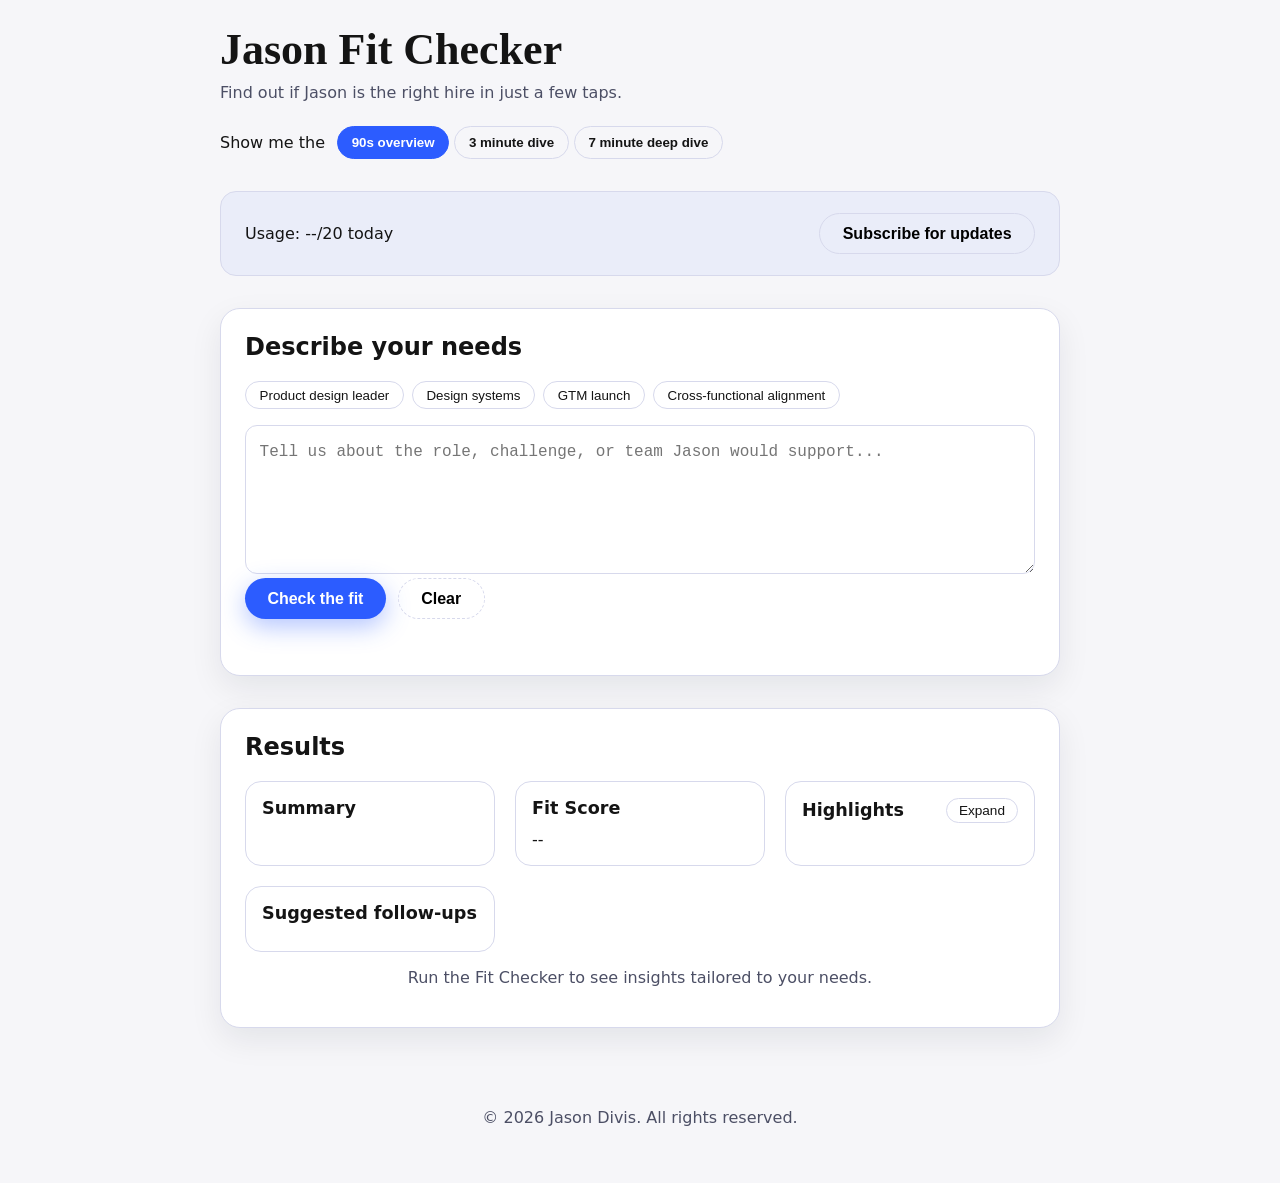
<file: frontend/index.html>
<!DOCTYPE html>
<html lang="en">
  <head>
    <meta charset="utf-8" />
    <meta name="viewport" content="width=device-width, initial-scale=1" />
    <meta
      http-equiv="Content-Security-Policy"
      content="default-src 'self'; connect-src 'self' https://jdivis.github.io; script-src 'self' https://challenges.cloudflare.com; style-src 'self'; img-src 'self' data:; font-src 'self'; frame-src https://challenges.cloudflare.com; base-uri 'self'; form-action 'self';"
    />
    <title>Jason Fit Checker</title>
    <link rel="manifest" href="manifest.webmanifest" />
    <link rel="stylesheet" href="styles.css" />
    <link rel="icon" href="../favicon.ico" />
    <script
  src="https://challenges.cloudflare.com/turnstile/v0/api.js?render=explicit"
  defer
></script>
  </head>
  <body>
    <header class="site-header">
      <div class="branding">
        <h1>Jason Fit Checker</h1>
        <p class="tagline">Find out if Jason is the right hire in just a few taps.</p>
      </div>
      <nav class="mode-switch" aria-label="Viewing mode">
        <span id="mode-label">Show me the</span>
        <div role="tablist" aria-labelledby="mode-label">
          <button role="tab" aria-selected="true" data-mode="90s">90s overview</button>
          <button role="tab" aria-selected="false" data-mode="3m">3 minute dive</button>
          <button role="tab" aria-selected="false" data-mode="7m">7 minute deep dive</button>
        </div>
      </nav>
    </header>

    <main>
      <section class="usage" aria-live="polite">
        <p id="usage-meter">Usage: --/20 today</p>
        <button id="subscribe-button" type="button" class="secondary">Subscribe for updates</button>
      </section>

      <section class="fit-checker">
        <h2>Describe your needs</h2>
        <div class="chip-row" role="list" aria-label="Quick prompts">
          <button role="listitem" type="button" class="chip" data-prompt="Need a product design leader">Product design leader</button>
          <button role="listitem" type="button" class="chip" data-prompt="Scaling design systems for enterprise">Design systems</button>
          <button role="listitem" type="button" class="chip" data-prompt="Launching a GTM campaign">GTM launch</button>
          <button role="listitem" type="button" class="chip" data-prompt="Driving cross-functional alignment">Cross-functional alignment</button>
        </div>
        <form id="fit-form" novalidate>
          <label for="fit-text" class="sr-only">Fit Checker prompt</label>
          <textarea
            id="fit-text"
            name="prompt"
            rows="5"
            maxlength="1000"
            placeholder="Tell us about the role, challenge, or team Jason would support..."
            required
          ></textarea>
          <div id="turnstile-container"></div>
          <div class="form-actions">
            <button type="submit" class="primary">Check the fit</button>
            <button type="button" id="clear-button" class="ghost">Clear</button>
          </div>
          <p id="form-feedback" class="feedback" role="status" aria-live="polite"></p>
        </form>
      </section>

      <section class="results" aria-live="polite" aria-busy="false">
        <h2>Results</h2>
        <div id="results-container" class="result-grid" hidden>
          <article class="card" data-section="summary">
            <h3>Summary</h3>
            <p class="card-body" id="summary-text">&nbsp;</p>
          </article>
          <article class="card" data-section="fitScore">
            <h3>Fit Score</h3>
            <p class="card-body" id="score-text">--</p>
          </article>
          <article class="card" data-section="keyReasons">
            <h3>
              Highlights
              <button type="button" class="accordion-toggle" aria-expanded="false" aria-controls="reasons-list">Expand</button>
            </h3>
            <ul id="reasons-list" class="card-body collapsible" hidden></ul>
          </article>
          <article class="card" data-section="suggestedFollowUps">
            <h3>Suggested follow-ups</h3>
            <ul id="followups-list" class="card-body"></ul>
          </article>
        </div>
        <div id="empty-state" class="empty-state">
          <p>Run the Fit Checker to see insights tailored to your needs.</p>
        </div>
        <div id="quota-state" class="quota-state" hidden>
          <p>You&rsquo;ve hit today&rsquo;s limit. Come back tomorrow or stay in the loop.</p>
          <button type="button" id="quota-subscribe" class="primary">Contact &amp; subscribe</button>
        </div>
      </section>
    </main>

    <footer>
      <p>&copy; <span id="year"></span> Jason Divis. All rights reserved.</p>
    </footer>
    <script src="app.js" type="module"></script>
    <script>
      const widgetId = turnstile.render("#turnstile-container", {
        sitekey: "0x4AAAAAAB4-aWg8nFrkxP0g",
        callback: function (token) {
          console.log("Success:", token);
        },
      });
    </script>
  </body>
</html>

</html>
</file>
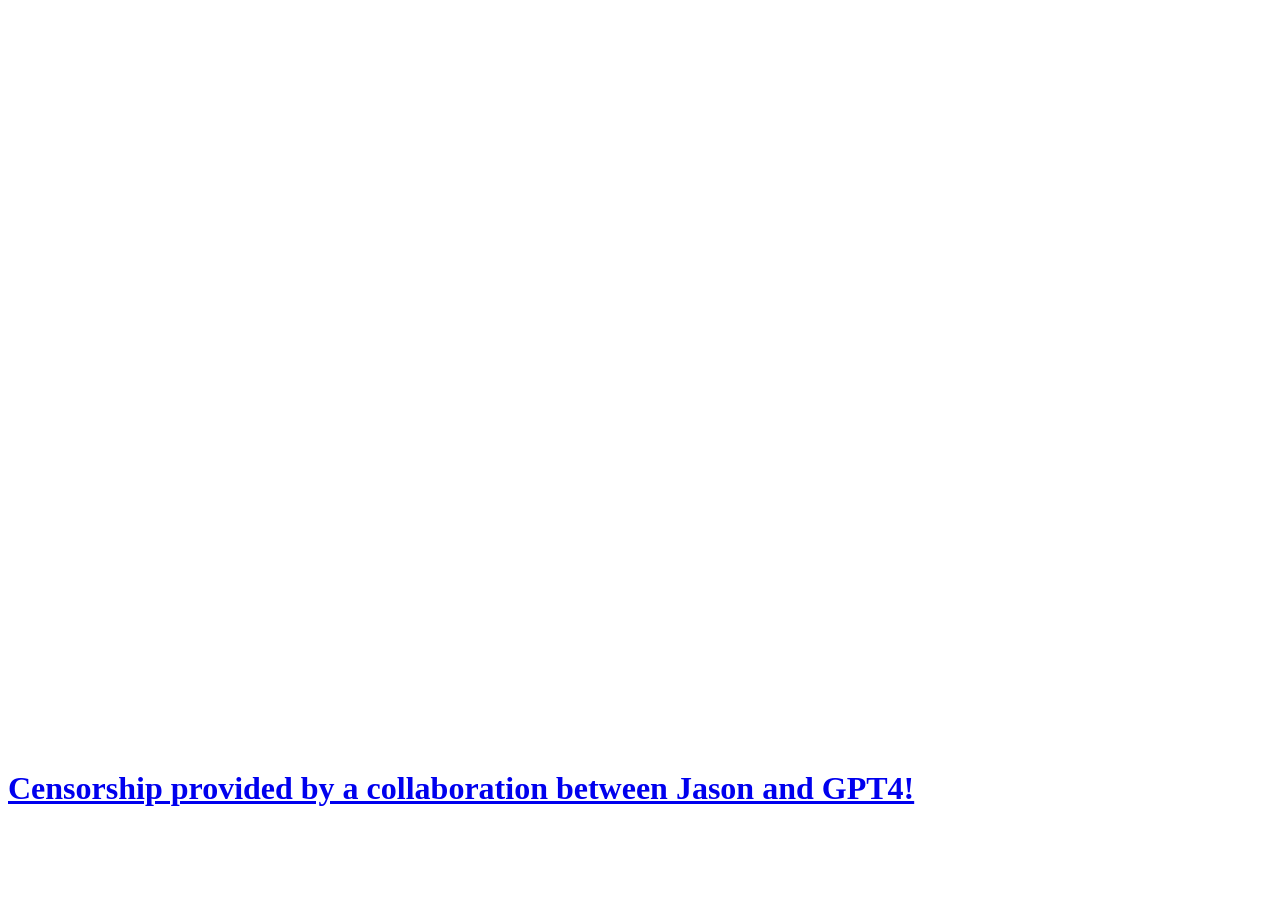
<file: AI-Is-The-Tractor.html>
<!DOCTYPE html>  
<html>  
<head>  
  <style>  
    .video-container {  
      position: relative;  
      padding-bottom: 56.25%;  
      padding-top: 30px;  
      height: 0;  
      overflow: hidden;  
    }  
    .video-container iframe,  
    .video-container object,  
    .video-container embed {  
      position: absolute;  
      top: 0;  
      left: 0;  
      width: 100%;  
      height: 100%;  
    }  
    #blackout1 {  
      position: absolute;  
      background-color: black;  
      width: 9%;  
      height: 5%;  
      top: 75.5%;  
      left: 41.5%;  
      display: none;  
    }
	#blackout2 {  
      position: absolute;  
      background-color: black;  
      width: 15%;  
      height: 5%;  
      top: 70.5%;  
      left: 42%;  
      display: none;  
    }
	#blackout3 {  
      position: absolute;  
      background-color: black;  
      width: 10%;  
      height: 5%;  
      top: 76%;  
      left: 41.5%;  
      display: none;  
    }
  </style>  
  <script src="https://www.youtube.com/iframe_api"></script>  
</head>  
<body>  
  
<div class="video-container">  
  <div id="video"></div>  
  <div id="blackout1" class="blackout"></div>
  <div id="blackout2" class="blackout"></div>  
  <div id="blackout3" class="blackout"></div>
</div>  
  
<audio id="bleep" src="censor-beep-01.mp3" preload="auto"></audio>  
  
<script>  
  // Load the YouTube Player API  
  var player;  
  
  function onYouTubeIframeAPIReady() {  
    player = new YT.Player('video', {  
      height: '315',  
      width: '560',  
      videoId: 'UOMDIukgq2s',  
      events: {  
        'onReady': onPlayerReady  
      }  
    });  
  }  
  
  // Play the video when the player is ready  
  function onPlayerReady(event) {  
    event.target.playVideo();  
    applyCensorship();  
  }  
  
  // Apply censorship to the video (bleep audio and cover part of the video)  
  function applyCensorship() {  
    var blackoutElement1 = document.getElementById('blackout1');
	var blackoutElement2 = document.getElementById('blackout2');
	var blackoutElement3 = document.getElementById('blackout3');	
    var bleepAudio = document.getElementById('bleep');  
  
    var bleepStart1 = 10;  
    var bleepEnd1 = 10.75;  
    var bleepStart2 = 11.75;  
    var bleepEnd2 = 12.25;  
	var bleepStart3 = 21;  
    var bleepEnd3 = 21.25;  
  
    var blackoutStart1 = 9;  
    var blackoutEnd1 = 11.25;

	var blackoutStart2 = 11.75;  
    var blackoutEnd2 = 13;

	var blackoutStart3 = 20.5;  
    var blackoutEnd3 = 21.25;
  
    setInterval(function() {  
      var currentTime = player.getCurrentTime();  
        
      // Play bleep sound  
      if ((currentTime >= bleepStart1 && currentTime <= bleepEnd1) || (currentTime >= bleepStart2 && currentTime <= bleepEnd2)|| (currentTime >= bleepStart3 && currentTime <= bleepEnd3)) {  
        player.mute();  
        bleepAudio.currentTime = 0;  
        bleepAudio.play();  
      } else {  
        player.unMute();  
      }  
        
      // Display black box  
      if (currentTime >= blackoutStart1 && currentTime <= blackoutEnd1) {  
        blackoutElement1.style.display = 'block';  
      } else {  
        blackoutElement1.style.display = 'none';  
      }
	  // Display black box  
      if (currentTime >= blackoutStart2 && currentTime <= blackoutEnd2) {  
        blackoutElement2.style.display = 'block';  
      } else {  
        blackoutElement2.style.display = 'none';  
      }
	  // Display black box  
      if (currentTime >= blackoutStart3 && currentTime <= blackoutEnd3) {  
        blackoutElement3.style.display = 'block';  
      } else {  
        blackoutElement3.style.display = 'none';  
      }
    }, 100);  
  }  
</script>  
<h1><a href="GPT4Chat.txt" target="_blank">Censorship provided by a collaboration between Jason and GPT4!</a></h1>
</body>  
</html>
</file>
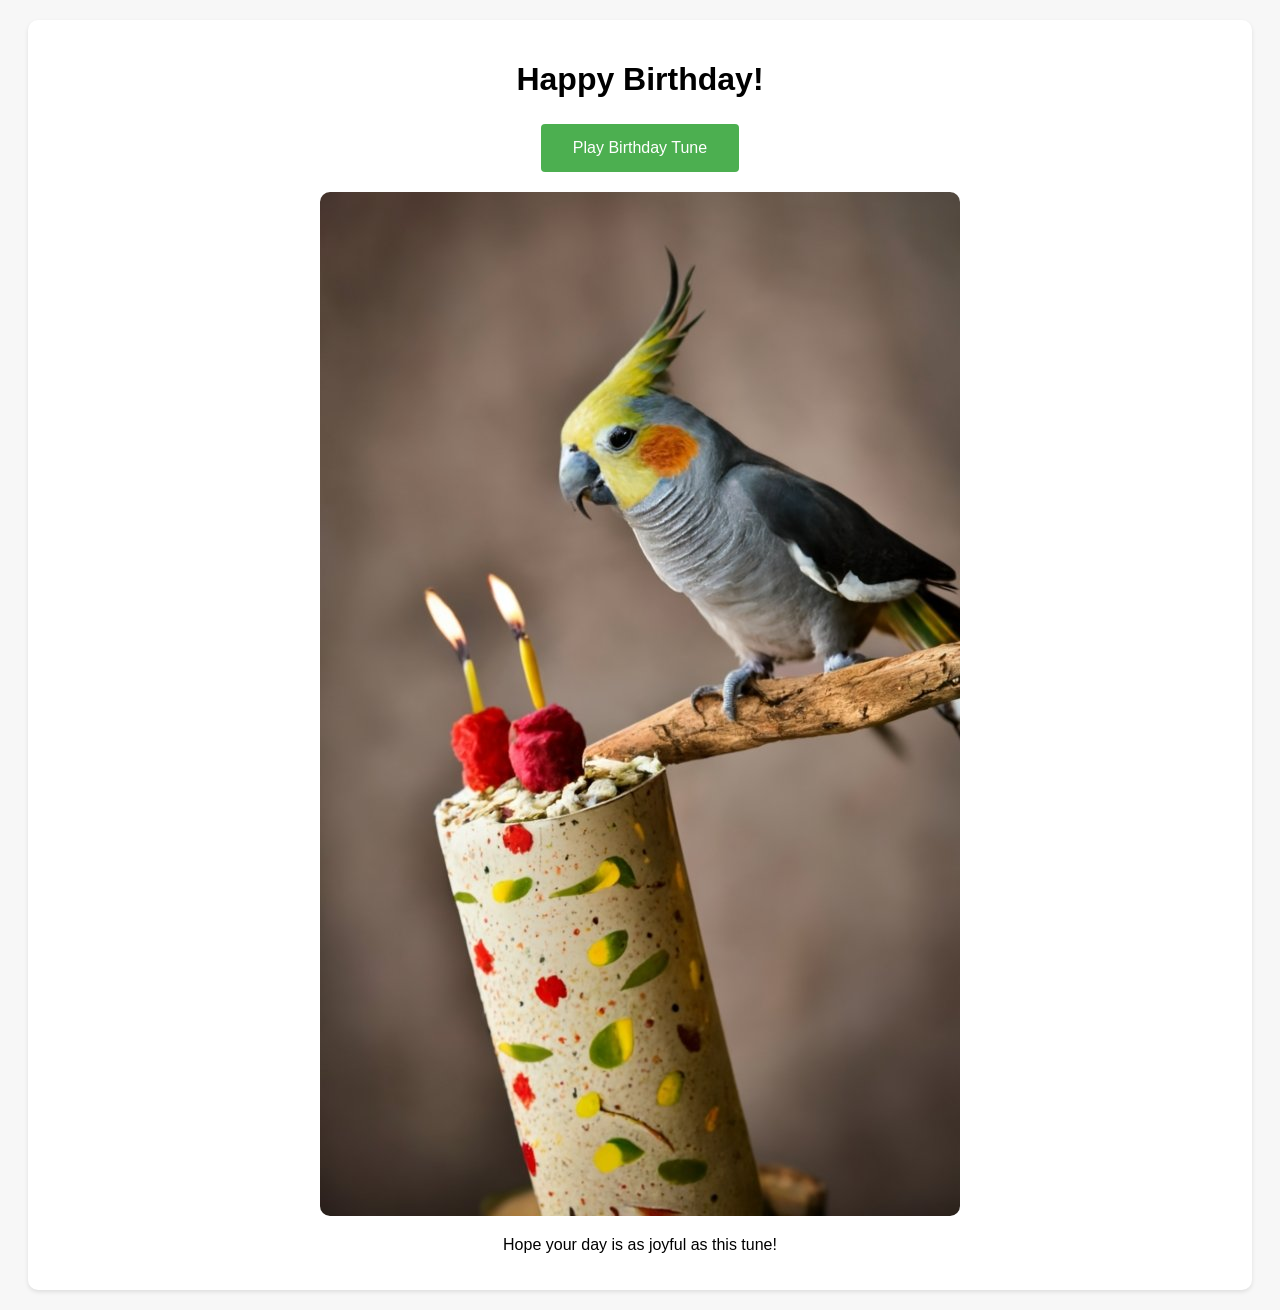
<file: 2023-HBD-BJA/happy-birthday.html>
<!DOCTYPE html>
<html lang="en">
<head>
<meta charset="UTF-8">
<meta name="viewport" content="width=device-width, initial-scale=1.0">
<title>Happy Birthday Card</title>
<style>
  body {
    font-family: 'Arial', sans-serif;
    text-align: center;
    background-color: #f7f7f7;
  }
  .card {
    margin: 20px;
    padding: 20px;
    background-color: #fff;
    border-radius: 10px;
    box-shadow: 0 2px 4px rgba(0,0,0,0.1);
  }
  .card img {
    max-width: 100%;
    border-radius: 10px;
  }
  .card button {
    background-color: #4CAF50;
    color: white;
    padding: 15px 32px;
    text-align: center;
    text-decoration: none;
    display: inline-block;
    font-size: 16px;
    margin: 4px 2px;
    cursor: pointer;
    border: none;
    border-radius: 4px;
  }
</style>
</head>
<body>

<div class="card">
  <h1>Happy Birthday!</h1>
  <p><button onclick="playMusic()">Play Birthday Tune</button></p>
  <img src="1OeZxSGtSoCqMQBCqS7khA.jpg" alt="Birthday Parrot">
  <p>Hope your day is as joyful as this tune!</p>
  <audio id="birthdaySong" src="AI_Test_Kitchen_an_upbeat_acoustic_instrumental_folk_music_so (2).mp3" loop></audio>
</div>

<script>
  function playMusic() {
    var audio = document.getElementById("birthdaySong");
    if (audio.paused) {
      audio.play();
    } else {
      audio.currentTime = 0;
    }
  }
</script>

</body>
</html>
</file>
<file: frontend/styles.css>
:root {
  color-scheme: light dark;
  --font-sans: 'Inter', 'Segoe UI', system-ui, -apple-system, sans-serif;
  --font-serif: 'Newsreader', 'Georgia', serif;
  --color-bg: #f6f6f9;
  --color-bg-dark: #101322;
  --color-surface: #ffffff;
  --color-surface-dark: #1b1f32;
  --color-primary: #2c5cff;
  --color-primary-dark: #8ca8ff;
  --color-accent: #ff9c27;
  --color-text: #141414;
  --color-text-muted: #4c4f65;
  --color-text-dark: #f5f6ff;
  --color-border: #d7d9ec;
  --color-border-dark: #2a2f47;
  --max-width: 52.5rem;
}

@media (prefers-color-scheme: dark) {
  :root {
    background-color: var(--color-bg-dark);
  }
}

* {
  box-sizing: border-box;
}

html,
body {
  margin: 0;
  font-family: var(--font-sans);
  background: var(--color-bg);
  color: var(--color-text);
  min-height: 100%;
}

@media (prefers-color-scheme: dark) {
  body {
    background: var(--color-bg-dark);
    color: var(--color-text-dark);
  }
}

body {
  display: flex;
  flex-direction: column;
  align-items: center;
  padding: 1.5rem;
}

main,
header,
footer {
  width: min(100%, var(--max-width));
}

.site-header {
  display: flex;
  flex-direction: column;
  gap: 1.5rem;
  margin-bottom: 2rem;
}

.branding h1 {
  font-family: var(--font-serif);
  font-size: clamp(2rem, 4vw, 2.75rem);
  margin: 0;
}

.branding .tagline {
  margin: 0.5rem 0 0;
  color: var(--color-text-muted);
}

.mode-switch {
  display: flex;
  flex-wrap: wrap;
  align-items: center;
  gap: 0.75rem;
}

.mode-switch button[role='tab'] {
  border: 1px solid var(--color-border);
  background: transparent;
  color: inherit;
  padding: 0.5rem 0.85rem;
  border-radius: 999px;
  font-weight: 600;
  cursor: pointer;
  transition: background 0.2s ease, border 0.2s ease;
}

.mode-switch button[role='tab'][aria-selected='true'] {
  background: var(--color-primary);
  border-color: var(--color-primary);
  color: #fff;
}

.mode-switch button[role='tab']:focus-visible,
.chip:focus-visible,
.primary:focus-visible,
.secondary:focus-visible,
.ghost:focus-visible,
.accordion-toggle:focus-visible {
  outline: 3px solid var(--color-accent);
  outline-offset: 2px;
}

.usage {
  display: flex;
  flex-wrap: wrap;
  justify-content: space-between;
  align-items: center;
  gap: 1rem;
  background: color-mix(in srgb, var(--color-primary) 6%, transparent);
  border: 1px solid var(--color-border);
  border-radius: 1rem;
  padding: 1rem 1.5rem;
  margin-bottom: 2rem;
}

@media (prefers-color-scheme: dark) {
  .usage {
    background: color-mix(in srgb, var(--color-primary-dark) 16%, transparent);
    border-color: var(--color-border-dark);
  }
}

.fit-checker,
.results {
  background: var(--color-surface);
  border: 1px solid var(--color-border);
  border-radius: 1.25rem;
  padding: 1.5rem;
  margin-bottom: 2rem;
  box-shadow: 0 12px 32px rgba(17, 24, 39, 0.08);
}

@media (prefers-color-scheme: dark) {
  .fit-checker,
  .results {
    background: var(--color-surface-dark);
    border-color: var(--color-border-dark);
    box-shadow: 0 20px 40px rgba(0, 0, 0, 0.45);
  }
}

.fit-checker h2,
.results h2 {
  margin-top: 0;
  font-size: 1.5rem;
}

.chip-row {
  display: flex;
  flex-wrap: wrap;
  gap: 0.5rem;
  margin-bottom: 1rem;
}

.chip {
  border: 1px solid var(--color-border);
  background: transparent;
  color: inherit;
  border-radius: 999px;
  padding: 0.35rem 0.85rem;
  cursor: pointer;
  transition: background 0.2s ease;
}

.chip:hover,
.chip:focus-visible {
  background: color-mix(in srgb, var(--color-primary) 10%, transparent);
}

#fit-text {
  width: 100%;
  font-size: 1rem;
  line-height: 1.5;
  padding: 0.85rem;
  border-radius: 0.75rem;
  border: 1px solid var(--color-border);
  resize: vertical;
  min-height: 8rem;
  background: color-mix(in srgb, #fff 90%, var(--color-surface));
  color: inherit;
}

#fit-text:focus {
  border-color: var(--color-primary);
  box-shadow: 0 0 0 3px color-mix(in srgb, var(--color-primary) 30%, transparent);
}

.turnstile {
  margin: 1rem 0;
}

.form-actions {
  display: flex;
  gap: 0.75rem;
  flex-wrap: wrap;
}

button.primary,
button.secondary,
button.ghost {
  font-size: 1rem;
  font-weight: 600;
  border-radius: 999px;
  padding: 0.65rem 1.4rem;
  border: none;
  cursor: pointer;
  transition: transform 0.2s ease, box-shadow 0.2s ease;
}

button.primary {
  background: var(--color-primary);
  color: #fff;
  box-shadow: 0 8px 24px rgba(44, 92, 255, 0.35);
}

button.primary:hover {
  transform: translateY(-1px);
  box-shadow: 0 12px 28px rgba(44, 92, 255, 0.45);
}

button.secondary {
  background: transparent;
  border: 1px solid var(--color-border);
}

button.secondary:hover {
  background: color-mix(in srgb, var(--color-primary) 10%, transparent);
}

button.ghost {
  background: transparent;
  border: 1px dashed var(--color-border);
}

button.ghost:hover {
  background: color-mix(in srgb, var(--color-primary) 6%, transparent);
}

.feedback {
  margin: 0.75rem 0 0;
  min-height: 1.25rem;
  color: var(--color-text-muted);
}

.result-grid {
  display: grid;
  gap: 1.25rem;
  grid-template-columns: repeat(auto-fit, minmax(15rem, 1fr));
}

.card {
  border: 1px solid var(--color-border);
  border-radius: 1rem;
  padding: 1rem;
  background: color-mix(in srgb, #fff 92%, var(--color-surface));
  display: flex;
  flex-direction: column;
  gap: 0.75rem;
}

.card h3 {
  margin: 0;
  font-size: 1.1rem;
  display: flex;
  align-items: center;
  justify-content: space-between;
  gap: 0.5rem;
}

.card-body {
  margin: 0;
  color: inherit;
}

.card-body li + li {
  margin-top: 0.5rem;
}

.accordion-toggle {
  font-size: 0.85rem;
  border: 1px solid var(--color-border);
  background: transparent;
  color: inherit;
  border-radius: 999px;
  padding: 0.25rem 0.75rem;
  cursor: pointer;
}

.empty-state,
.quota-state {
  text-align: center;
  color: var(--color-text-muted);
}

.quota-state button {
  margin-top: 1rem;
}

footer {
  margin-top: auto;
  padding: 2rem 0 1rem;
  color: var(--color-text-muted);
  text-align: center;
}

.sr-only {
  position: absolute;
  width: 1px;
  height: 1px;
  padding: 0;
  margin: -1px;
  overflow: hidden;
  clip: rect(0, 0, 0, 0);
  white-space: nowrap;
  border: 0;
}

@media (max-width: 640px) {
  body {
    padding: 1rem;
  }

  .form-actions {
    width: 100%;
    flex-direction: column;
    align-items: stretch;
  }

  button.primary,
  button.secondary,
  button.ghost {
    width: 100%;
  }
}
</file>
